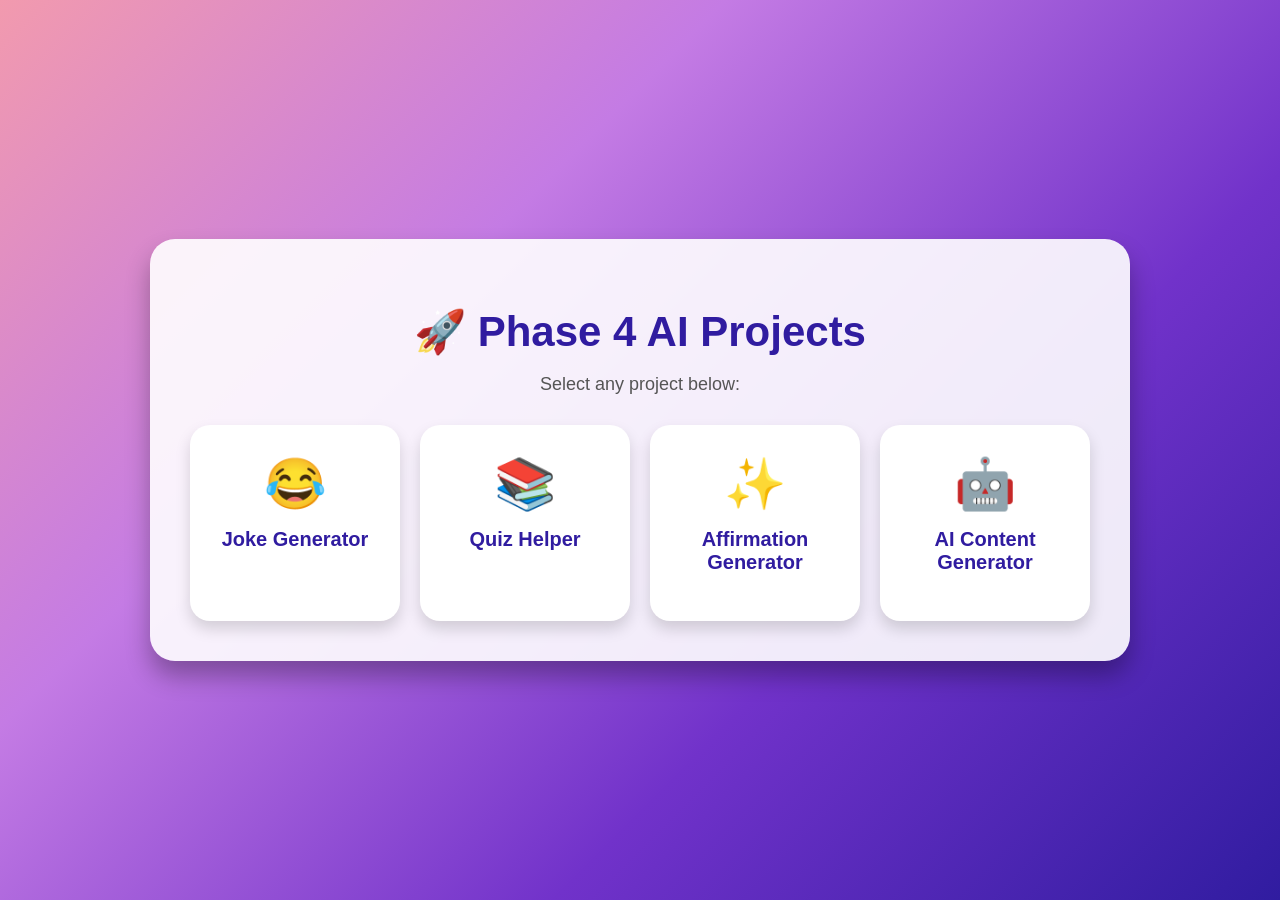
<file: Index.html>
<!DOCTYPE html>
<html lang="en">
<head>
  <meta charset="UTF-8">
  <meta name="viewport" content="width=device-width, initial-scale=1.0">
  <title>Phase 4 AI Projects</title>
  <link rel="stylesheet" href="home.css">
</head>
<body>

  <div class="home-container">

    <h1>🚀 Phase 4 AI Projects</h1>
    <p>Select any project below:</p>

    <div class="project-grid">

      <a href="index.html" class="project-card">
        😂
        <h2>Joke Generator</h2>
      </a>

      <a href="gemini.html" class="project-card">
        📚
        <h2>Quiz Helper</h2>
      </a>

      <a href="aff.html" class="project-card">
        ✨
        <h2>Affirmation Generator</h2>
      </a>

      <a href="main.html" class="project-card">
        🤖
        <h2>AI Content Generator</h2>
      </a>

    </div>

  </div>

</body>
</html>
</file>
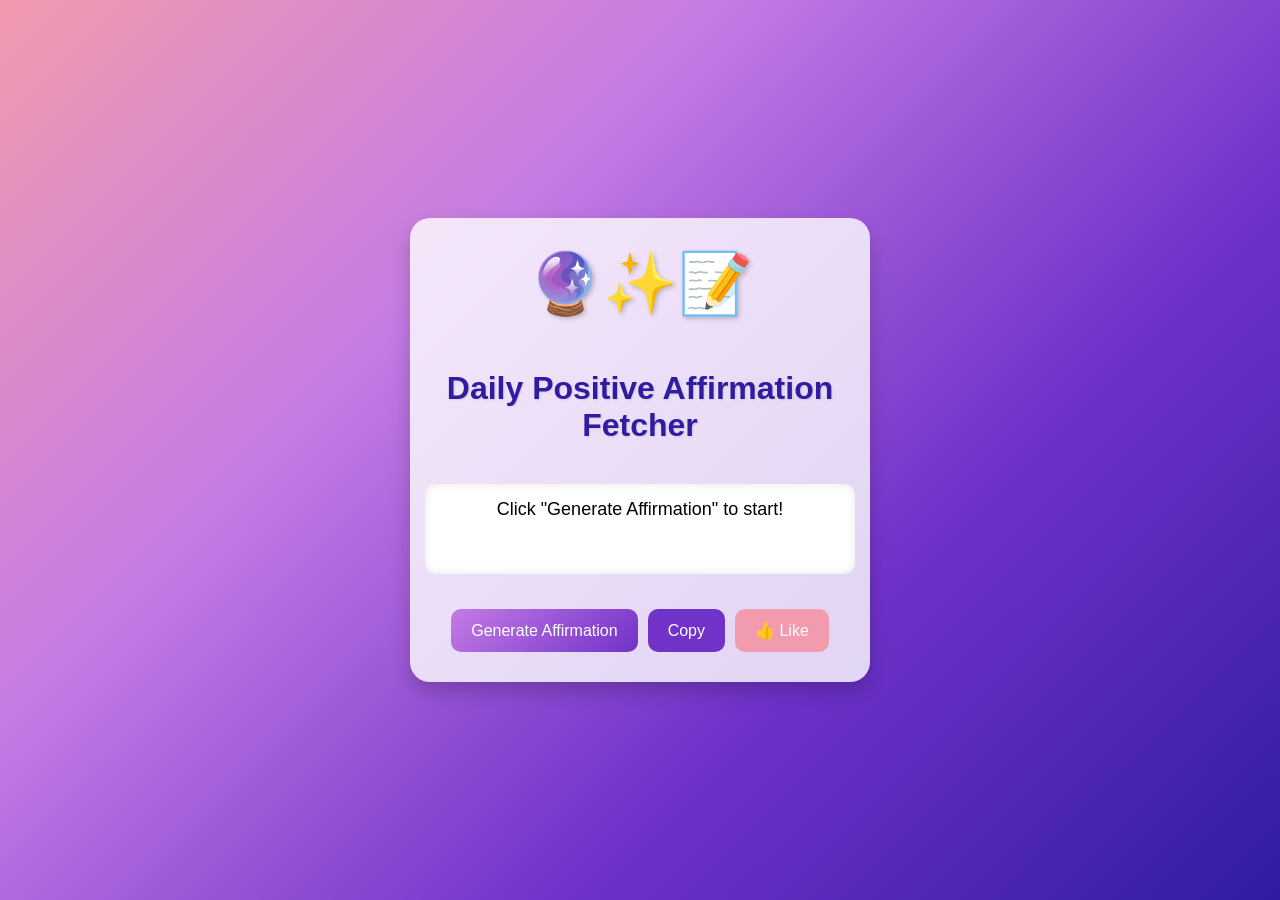
<file: aff.html>
<!DOCTYPE html>
<html lang="en">
<head>
    <meta charset="UTF-8">
    <meta name="viewport" content="width=device-width, initial-scale=1.0">
    <title>Positive Affirmation</title>
    <link rel="stylesheet" href="aff.css">
</head>
<body>
    <div class="container">
    <div class="icon">🔮✨📝</div>
    <h1 class="title">Daily Positive Affirmation Fetcher</h1>
    <div class="Affirmation" id="Affirmation">
  Click "Generate Affirmation" to start!
</div>
    <div class="buttons">
      <button id="generateBtn">Generate Affirmation</button>
      <button id="copyBtn">Copy</button>
      <button id="likeBtn">👍 Like</button>
    </div>
  </div>
    <script src="aff.js"></script>
</body>
</html>
</file>
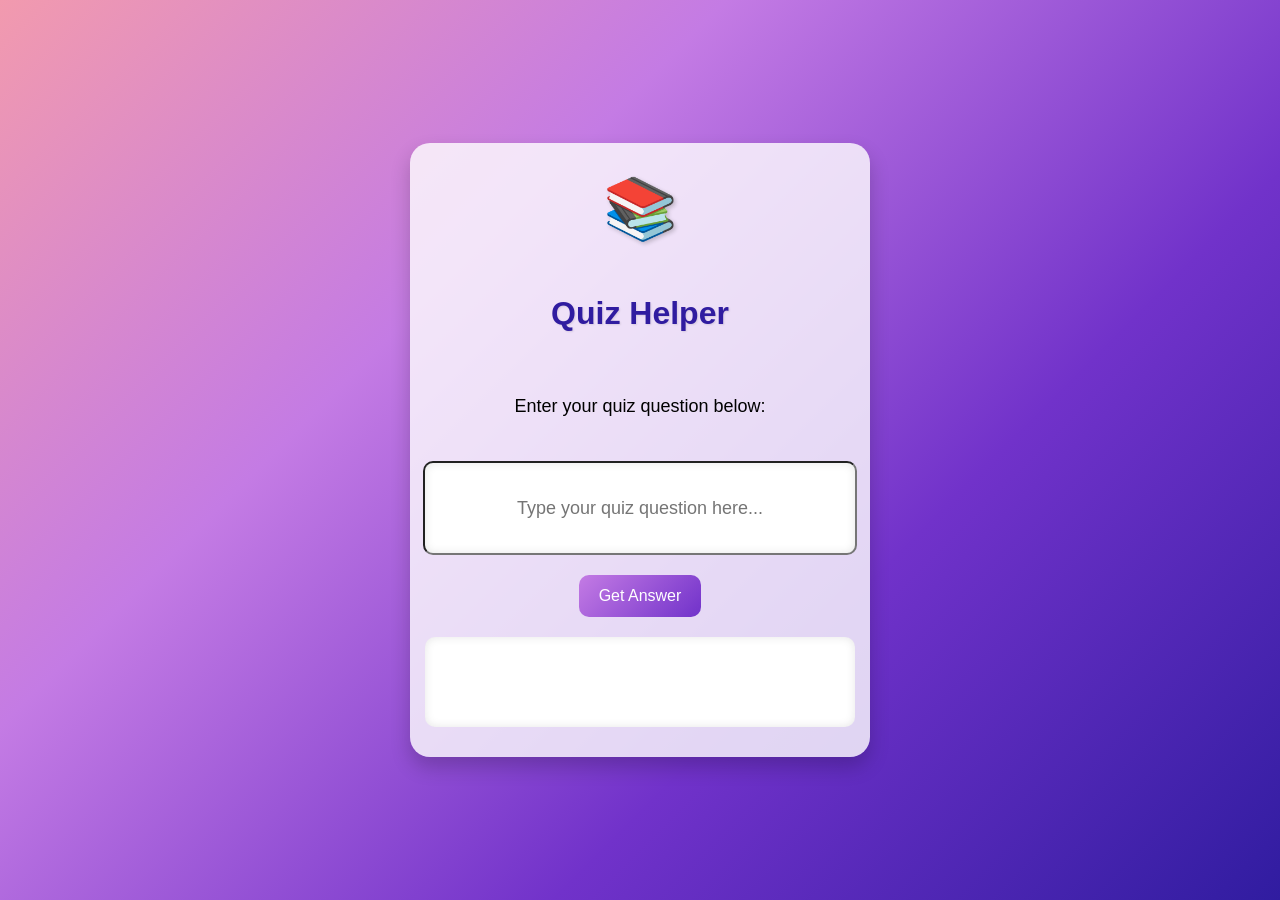
<file: gemini.html>
<!DOCTYPE html>
<html lang="en">
<head>
    <meta charset="UTF-8">
    <meta name="viewport" content="width=device-width, initial-scale=1.0">
    <title> Quiz Helper</title>
    <link rel="stylesheet" href="gemini.css">
</head>
<body>
    <div class="container">
         <div class="icon">📚</div>
        <h1>Quiz Helper</h1>
        <p>Enter your quiz question below:</p>
        <input type="text" id="questionInput" placeholder="Type your quiz question here..." />
        <button id="getAnswerBtn">Get Answer</button>
        <div id="answerOutput"></div>
    </div>
    <script src="gemini.js"></script>
</body>
</html>
</file>
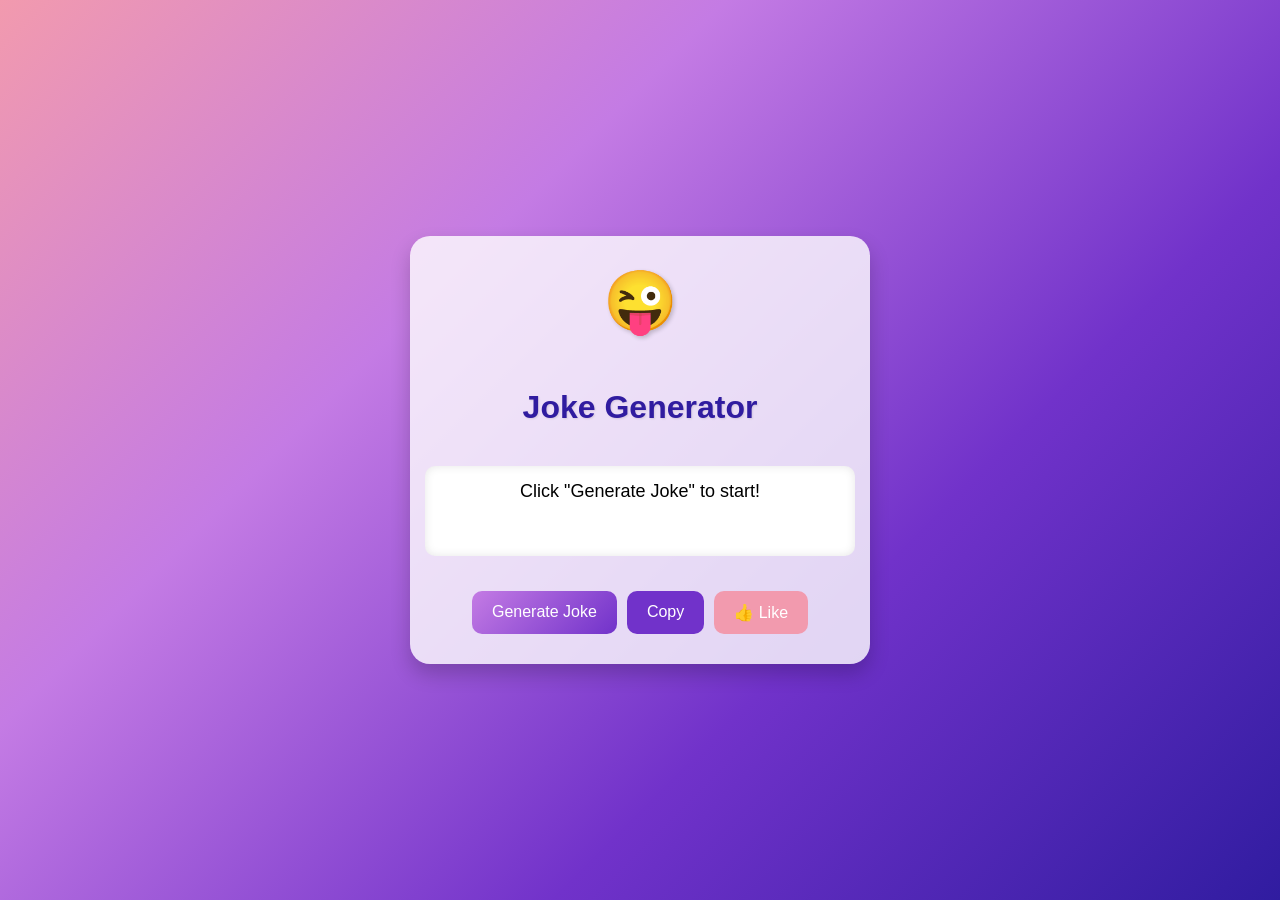
<file: joke.html>
<!DOCTYPE html>
<html lang="en">
<head>
  <meta charset="UTF-8" />
  <meta name="viewport" content="width=device-width, initial-scale=1.0"/>
  <title>Joke Generator</title>
  <link rel="stylesheet" href="styl.css" />
</head>
<body>
  <div class="container">
    <div class="icon">😜</div>
    <h1 class="title">Joke Generator</h1>
    <div class="joke" id="joke">Click "Generate Joke" to start!</div>
    <div class="buttons">
      <button id="generateBtn">Generate Joke</button>
      <button id="copyBtn">Copy</button>
      <button id="likeBtn">👍 Like</button>
    </div>
  </div>
  <script src="script.js"></script>
</body>
</html>
</file>
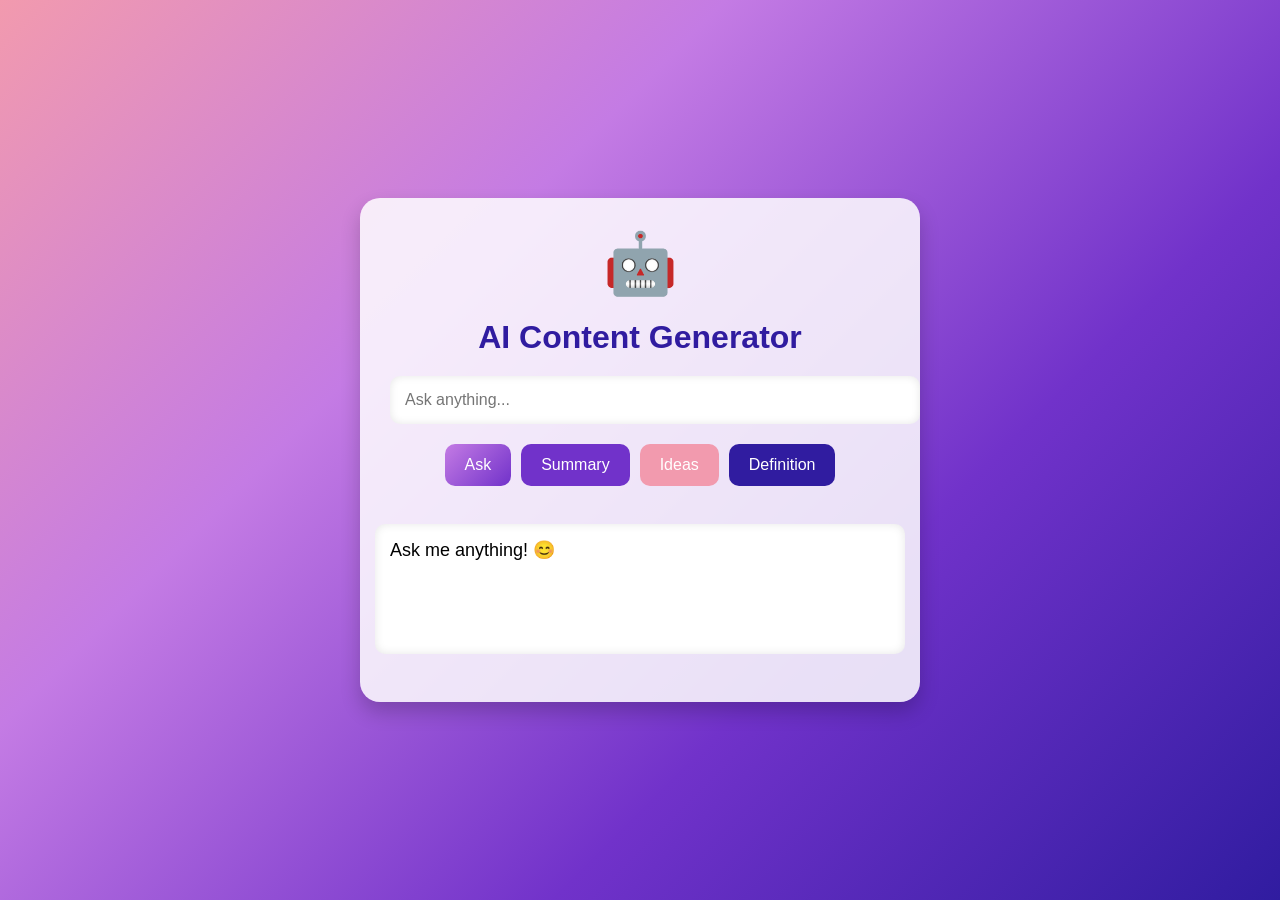
<file: main.html>
<!DOCTYPE html>
<html lang="en">
<head>
  <meta charset="UTF-8">
  <meta name="viewport" content="width=device-width, initial-scale=1.0">
  <title>AI Content Generator</title>
  <link rel="stylesheet" href="main.css">
</head>
<body>

  <div class="container">
    
    <div class="icon">🤖</div>
    
    <div class="title">AI Content Generator</div>

    <div class="input-group">
      <input type="text" id="userInput" placeholder="Ask anything...">
    </div>

    <div class="buttons">
      <button id="askBtn">Ask</button>
      <button id="summaryBtn">Summary</button>
      <button id="ideasBtn">Ideas</button>
      <button id="definitionBtn">Definition</button>
    </div>

    <p id="response" class="response">Ask me anything! 😊</p>

  </div>

  <script src="main.js"></script>
</body>
</html>
</file>
<file: home.css>
body {
  margin: 0;
  font-family: 'Arial Rounded MT Bold', Arial, sans-serif;
  display: flex;
  justify-content: center;
  align-items: center;
  min-height: 100vh;

  background: linear-gradient(135deg, #F29AAE, #C47BE4, #7132CA, #301CA0);
}

.home-container {
  text-align: center;
  background: rgba(255,255,255,0.9);
  padding: 40px;
  border-radius: 25px;
  box-shadow: 0 15px 25px rgba(0,0,0,0.3);
  width: 80%;
  max-width: 900px;
}

h1 {
  color: #301CA0;
  font-size: 42px;
  margin-bottom: 10px;
}

p {
  font-size: 18px;
  color: #555;
  margin-bottom: 30px;
}

.project-grid {
  display: grid;
  grid-template-columns: repeat(auto-fit, minmax(180px, 1fr));
  gap: 20px;
}

.project-card {
  text-decoration: none;
  background: white;
  padding: 30px 20px;
  border-radius: 20px;
  color: #301CA0;
  font-size: 50px;
  font-weight: bold;
  box-shadow: 0 8px 15px rgba(0,0,0,0.15);
  transition: all 0.3s ease;
}

.project-card h2 {
  font-size: 20px;
  margin-top: 15px;
}

.project-card:hover {
  transform: translateY(-10px) scale(1.05);
  background: linear-gradient(135deg, #C47BE4, #7132CA);
  color: white;
}
</file>
<file: aff.css>
body {
  display: flex;
  justify-content: center;
  align-items: center;
  height: 100vh;
  margin: 0;
  font-family: 'Arial Rounded MT Bold', Arial, sans-serif;
  background: linear-gradient(135deg, #F29AAE, #C47BE4, #7132CA, #301CA0);
}

.container {
  display: flex;
  flex-direction: column;
  align-items: center;
  gap: 20px;
  padding: 30px;
  border-radius: 20px;
  background: rgba(255,255,255,0.8);
  box-shadow: 0 10px 20px rgba(0,0,0,0.2);
  width: 400px;
}

.icon {
  font-size: 60px;
  margin-bottom: 10px;
  color: #7132CA;
  text-shadow: 2px 2px 4px rgba(0,0,0,0.2);
}

.title {
  font-size: 32px;
  margin-bottom: 20px;
  color: #301CA0;
  font-weight: bold;
  text-shadow: 1px 1px 2px rgba(0,0,0,0.1);
  text-align: center;
}

.Affirmation{
  padding: 15px;
  background: #fff;
  border-radius: 10px;
  box-shadow: inset 0 0 10px rgba(0,0,0,0.1);
  min-height: 60px;
  width: 100%;
  font-size: 18px;
  text-align: center;
  justify-content: center;
  align-items: center;
}

.buttons {
  display: flex;
  gap: 10px;
  margin-top: 15px;
  flex-wrap: wrap;
  justify-content: center;
  
}

button {
  padding: 12px 20px;
  border: none;
  border-radius: 10px;
  cursor: pointer;
  font-size: 16px;
  transition: all 0.3s ease;
}

#generateBtn {
  background: linear-gradient(135deg, #C47BE4, #7132CA);
  color: #fff;
}

#generateBtn:hover {
  transform: scale(1.05);
  box-shadow: 0 6px 12px rgba(0,0,0,0.3);
}

#copyBtn {
  background: #7132CA;
  color: #fff;
}

#copyBtn:hover {
  transform: scale(1.05);
  box-shadow: 0 6px 12px rgba(0,0,0,0.3);
}

#likeBtn {
  background: #F29AAE;
  color: #fff;
}

#likeBtn:hover {
  transform: scale(1.05);
  box-shadow: 0 6px 12px rgba(0,0,0,0.3);
}
</file>
<file: gemini.css>
body {
  display: flex;
  justify-content: center;
  align-items: center;
  height: 100vh;
  margin: 0;
  font-family: 'Arial Rounded MT Bold', Arial, sans-serif;
  background: linear-gradient(135deg, #F29AAE, #C47BE4, #7132CA, #301CA0);
}    
.container {
  display: flex;
  flex-direction: column;
  align-items: center;
  gap: 20px;
  padding: 30px;
  border-radius: 20px;
  background: rgba(255,255,255,0.8);
  box-shadow: 0 10px 20px rgba(0,0,0,0.2);
  width: 400px;
}
.icon {
  font-size: 60px;
  margin-bottom: 10px;
  color: #7132CA;
  text-shadow: 2px 2px 4px rgba(0,0,0,0.2);
}

h1 {
  font-size: 32px;
  margin-bottom: 20px;
  color: #301CA0;
  font-weight: bold;
  text-shadow: 1px 1px 2px rgba(0,0,0,0.1);
  text-align: center;
}
p {
  padding: 6px;
  /* min-height: 60px; */
  width: 100%;
  font-size: 18px;
  text-align: center;
}
#getAnswerBtn {
  /* display: flex;
  gap: 10px;
  margin-top: 15px;
  flex-wrap: wrap;
  justify-content: center; */

  padding: 12px 20px;
  border: none;
  border-radius: 10px;
  cursor: pointer;
  font-size: 16px;
  transition: all 0.3s ease;
  background: linear-gradient(135deg, #C47BE4, #7132CA);
  color: #fff;

}   
#getAnswerBtn:hover {
  transform: scale(1.05);
  box-shadow: 0 6px 12px rgba(0,0,0,0.3);
}
#answerOutput {
  padding: 15px;
  background: #fff;
  border-radius: 10px;      
  box-shadow: inset 0 0 10px rgba(0,0,0,0.1);
  min-height: 60px;
  width: 100%;
  font-size: 18px;
  text-align: center;
}
#questionInput {
  padding: 15px;
  background: #fff;
  border-radius: 10px;      
  box-shadow: inset 0 0 10px rgba(0,0,0,0.1);
  min-height: 60px;
  width: 100%;
  font-size: 18px;
  text-align: center;
}
</file>
<file: styl.css>
body {
  display: flex;
  justify-content: center;
  align-items: center;
  height: 100vh;
  margin: 0;
  font-family: 'Arial Rounded MT Bold', Arial, sans-serif;
  background: linear-gradient(135deg, #F29AAE, #C47BE4, #7132CA, #301CA0);
}

.container {
  display: flex;
  flex-direction: column;
  align-items: center;
  gap: 20px;
  padding: 30px;
  border-radius: 20px;
  background: rgba(255,255,255,0.8);
  box-shadow: 0 10px 20px rgba(0,0,0,0.2);
  width: 400px;
}

.icon {
  font-size: 60px;
  margin-bottom: 10px;
  color: #7132CA;
  text-shadow: 2px 2px 4px rgba(0,0,0,0.2);
}

.title {
  font-size: 32px;
  margin-bottom: 20px;
  color: #301CA0;
  font-weight: bold;
  text-shadow: 1px 1px 2px rgba(0,0,0,0.1);
  text-align: center;
}

.joke {
  padding: 15px;
  background: #fff;
  border-radius: 10px;
  box-shadow: inset 0 0 10px rgba(0,0,0,0.1);
  min-height: 60px;
  width: 100%;
  font-size: 18px;
  text-align: center;
}

.buttons {
  display: flex;
  gap: 10px;
  margin-top: 15px;
  flex-wrap: wrap;
  justify-content: center;
}

button {
  padding: 12px 20px;
  border: none;
  border-radius: 10px;
  cursor: pointer;
  font-size: 16px;
  transition: all 0.3s ease;
}

#generateBtn {
  background: linear-gradient(135deg, #C47BE4, #7132CA);
  color: #fff;
}

#generateBtn:hover {
  transform: scale(1.05);
  box-shadow: 0 6px 12px rgba(0,0,0,0.3);
}

#copyBtn {
  background: #7132CA;
  color: #fff;
}

#copyBtn:hover {
  transform: scale(1.05);
  box-shadow: 0 6px 12px rgba(0,0,0,0.3);
}

#likeBtn {
  background: #F29AAE;
  color: #fff;
}

#likeBtn:hover {
  transform: scale(1.05);
  box-shadow: 0 6px 12px rgba(0,0,0,0.3);
}
</file>
<file: main.css>
body {
  display: flex;
  justify-content: center;
  align-items: center;
  min-height: 100vh;
  margin: 0;
  font-family: 'Arial Rounded MT Bold', Arial, sans-serif;
  background: linear-gradient(135deg, #F29AAE, #C47BE4, #7132CA, #301CA0);
}

.container {
  display: flex;
  flex-direction: column;
  align-items: center;
  gap: 20px;
  padding: 30px;
  border-radius: 20px;
  background: rgba(255,255,255,0.85);
  box-shadow: 0 10px 20px rgba(0,0,0,0.2);
  width: 500px;
}

.icon {
  font-size: 60px;
  color: #7132CA;
}

.title {
  font-size: 32px;
  color: #301CA0;
  font-weight: bold;
  text-align: center;
}

.input-group {
  width: 100%;
}

input {
  width: 100%;
  padding: 15px;
  border: none;
  border-radius: 10px;
  font-size: 16px;
  outline: none;
  box-shadow: inset 0 0 8px rgba(0,0,0,0.1);
}

.response {
  padding: 15px;
  background: white;
  border-radius: 10px;
  min-height: 100px;
  width: 100%;
  font-size: 18px;
  text-align: left;
  white-space: pre-line;
  box-shadow: inset 0 0 10px rgba(0,0,0,0.1);
}

.buttons {
  display: flex;
  gap: 10px;
  flex-wrap: wrap;
  justify-content: center;
}

button {
  padding: 12px 20px;
  border: none;
  border-radius: 10px;
  cursor: pointer;
  font-size: 16px;
  color: white;
  transition: all 0.3s ease;
}

#askBtn {
  background: linear-gradient(135deg, #C47BE4, #7132CA);
}

#summaryBtn {
  background: #7132CA;
}

#ideasBtn {
  background: #F29AAE;
}

#definitionBtn {
  background: #301CA0;
}

button:hover {
  transform: scale(1.05);
  box-shadow: 0 6px 12px rgba(0,0,0,0.3);
}

.loading {
  color: #7132CA;
  font-style: italic;
}
</file>
